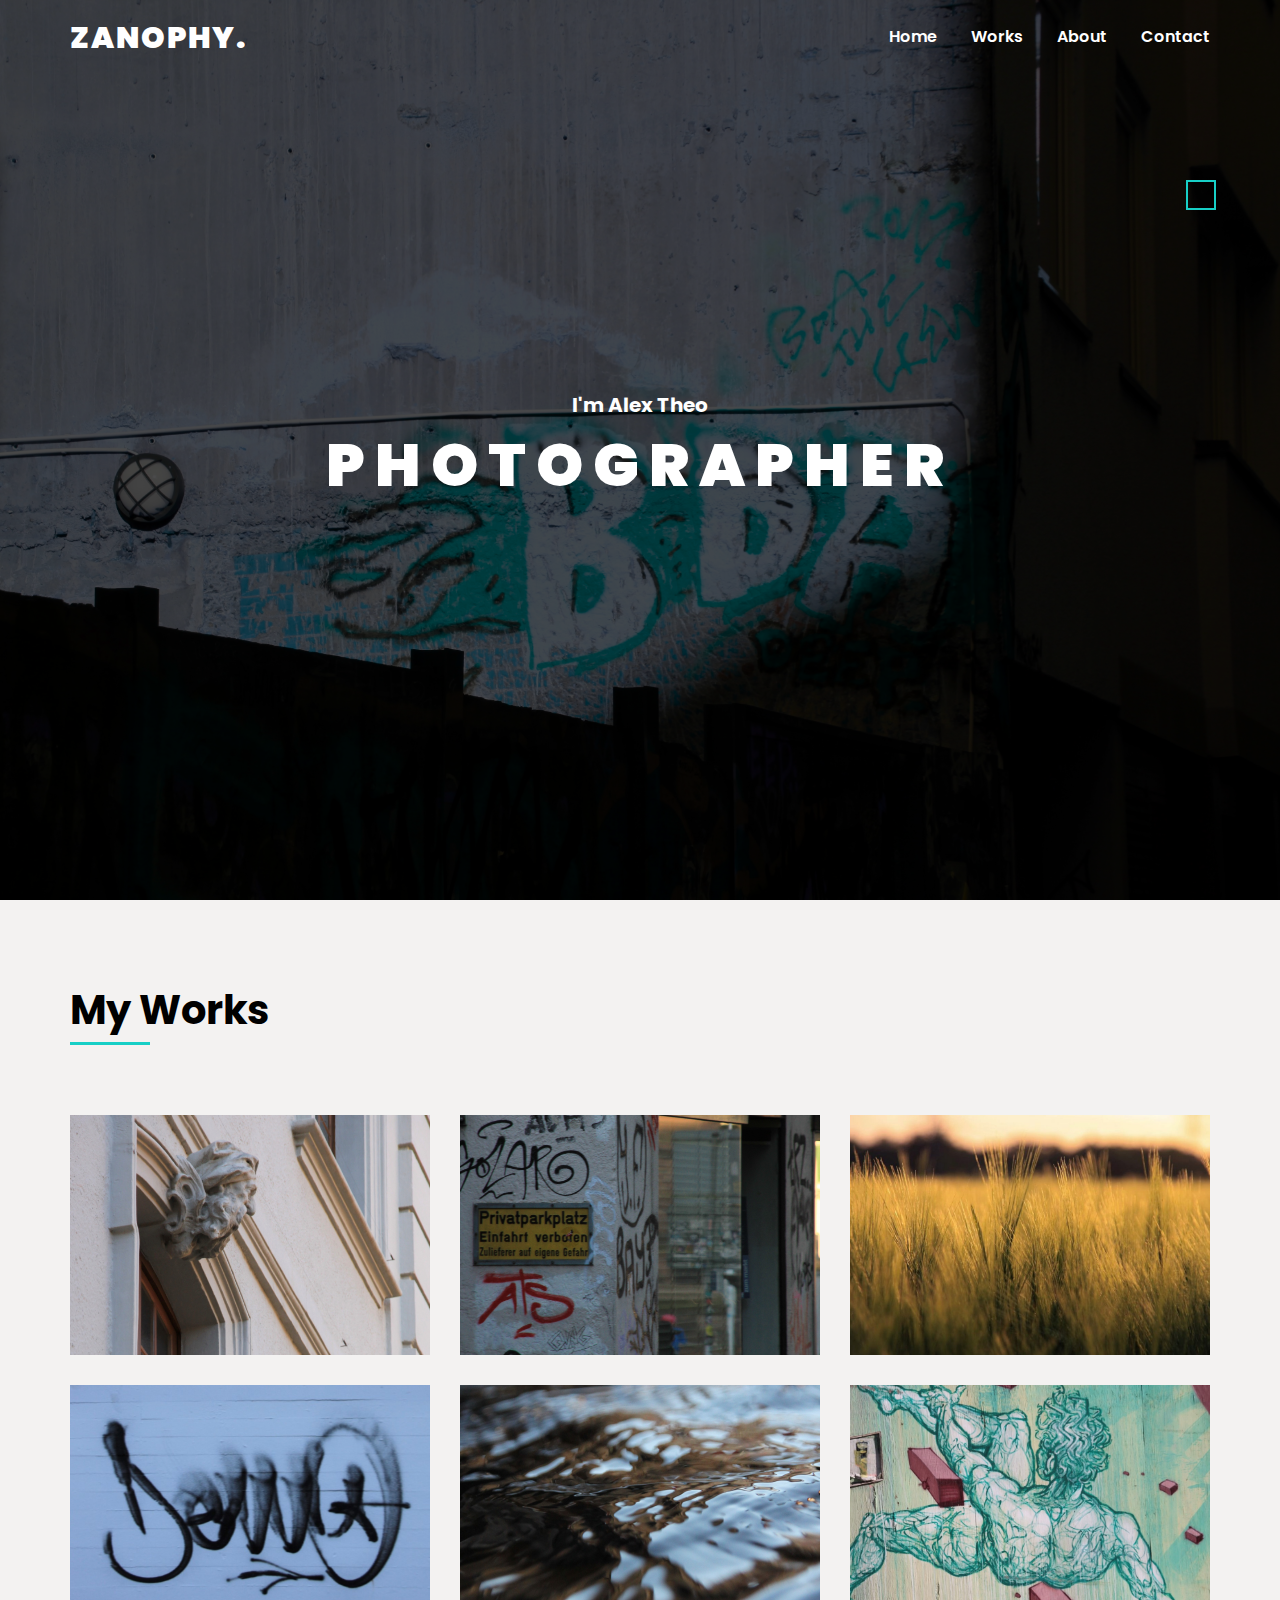
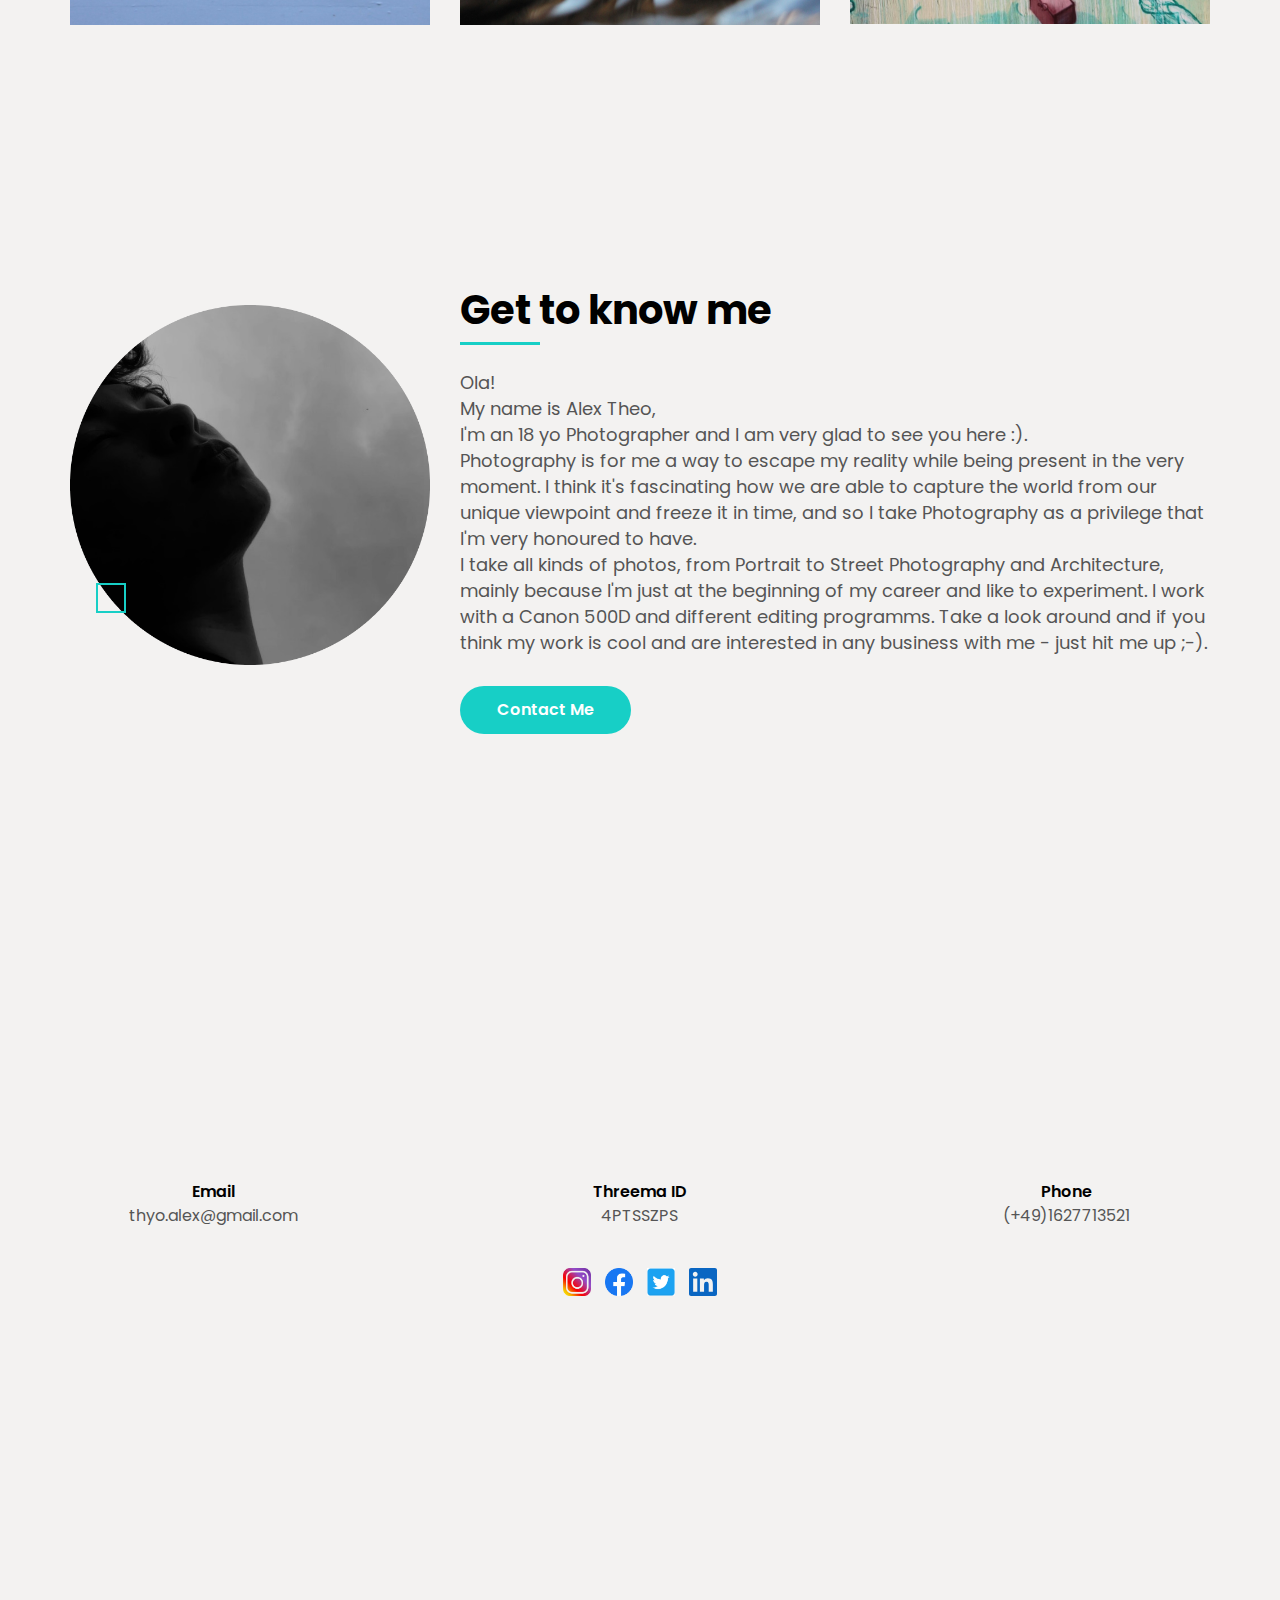
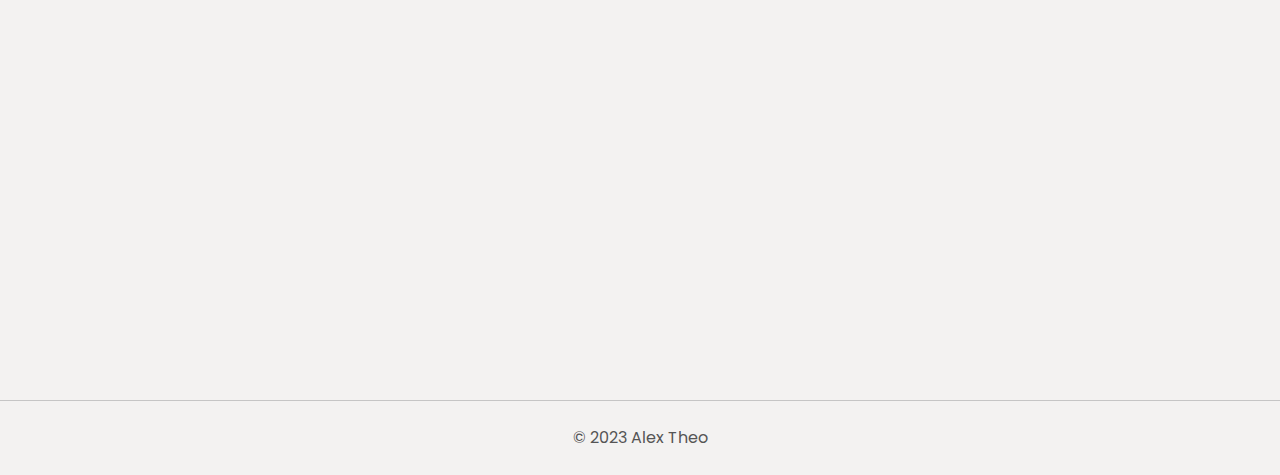
<file: index.html>
<!DOCTYPE html>
<html>
<head>
	<title>ZANOPHY</title>
	<meta name="viewport" content="width=device-width,initial-scale=1.0">
	<link rel = "stylesheet" type="text/css" href = "style.css">
</head>
<body>

<!-- Preloader Start -->
<div class="preloader">
	<div class="loader">
	</div>
</div>
<!-- Preloader End-->


<!-- HEADER START-->
<header class="header">
	<div class = "container">
		<div class="row justify-content-between align-items-center">
			<div class="brand-name">
				<a href="index.html">zanophy.</a>
			</div>
		<div class="nav-toggle">
			<span></span>
		</div>
			<nav class="nav">
				<ul>
					<li><a href="#home">Home</a></li>
					<li><a href="#works">Works</a></li>
					<li><a href="#about">About</a></li>
					<li><a href="#contact">Contact</a></li>
				</ul>
			</nav>
		</div>
	</div>
</header>
<!-- HEADER END -->

<!-- Home Section Start -->
<section class="home-section" id="home">
	<!-- shape -->
	<div class= "shape-01">
	</div>
	<div class="container">
		<div class="row align-items-center">
			<div class="home-content">
				<h4>I'm Alex Theo</h4>
				<h1>Photographer</h1>
			</div>
		</div>
	</div>
	<!-- scroll down -->
	<a href="#about" class="scroll-down">
		<img src = "icons/arrowdown.png" alt="scroll down"/>
	</a>
</section>
<!-- Home Section End -->


<!-- Work Section Start -->
<section class="work-section" id="works">
	<div class="container">
		<div class="row">
			<div class="section-title">
				<h1> My Works </h1>
			</div>
		</div>
		<div class="row">
			<!-- Work Item Start -->
			<div class="work-item">
				<div class="work-item-inner">
					<img src="images/architecture.jpg" data-large="images/architecture.jpg" alt="work">
					<div class="overlay">
						<h4>Architecture</h4>
					</div>
				</div>
			</div>
			<!-- Work Item End -->
			<!-- Work Item Start -->
			<div class="work-item">
				<div class="work-item-inner">
					<img src="images/street.JPG" data-large="images/street.JPG" alt="work">
					<div class="overlay">
						<h4>Street Photography</h4>
					</div>
				</div>
			</div>
			<!-- Work Item End -->
			<!-- Work Item Start -->
			<div class="work-item">
				<div class="work-item-inner">
					<img src="images/landscape.jpg" data-large="images/landscape.jpg" alt="work">
					<div class="overlay">
						<h4>Landscape</h4>
					</div>
				</div>
			</div>
			<!-- Work Item End -->
			<!-- Work Item Start -->
			<div class="work-item">
				<div class="work-item-inner">
					<img src="images/minimalistic.jpg" data-large="images/minimalistic.jpg" alt="work">
					<div class="overlay">
						<h4>Minimalistic</h4>
					</div>
				</div>
			</div>
			<!-- Work Item End -->
			<!-- Work Item Start -->
			<div class="work-item">
				<div class="work-item-inner">
					<img src="images/water.JPG" data-large="images/water.JPG" alt="work">
					<div class="overlay">
						<h4>Water Photography</h4>
					</div>
				</div>
			</div>
			<!-- Work Item End -->
			<!-- Work Item Start -->
			<div class="work-item">
				<div class="work-item-inner">
					<img src="images/abstract.jpg" data-large="images/abstract.jpg" alt="work">
					<div class="overlay">
						<h4>Abstract</h4>
					</div>
				</div>
			</div>
			<!-- Work Item End -->
		</div>
	</div>
</section>
<!-- Work Section End -->
<!-- About Section Start -->
<section class="about-section" id="about">
	<div class="container"> 
		<div class= "row">
			<div class="about-img">
				<div class="img-box">
					<div class="shape-02">
					</div>
					<img src="images/aboutme.png" alt="about me">
					</div>
			</div>
			<div class="about-content">
			   <div class="row">
				  <div class="section-title">
					<h1>Get to know me</h1>
				   </div>
		        </div>
				<p>Ola!</p>
				 <p>My name is Alex Theo,</p> <p>I'm an 18 yo Photographer and I am very glad to see you here :).</p>
				<p>Photography is for me a way to escape my reality while being present in the very moment. I think it's fascinating how we are able to capture the world from our unique viewpoint and freeze it in time, and so I take Photography as a privilege that I'm very honoured to have.</p>
				<p>I take all kinds of photos, from Portrait to Street Photography and Architecture, mainly because I'm just at the beginning of my career and like to experiment. I work with a Canon 500D and different editing programms.
				Take a look around and if you think my work is cool and are interested in any business with me - just hit me up ;-).</p>
				<!-- contact btn -->
				<a href="https://alexthyo.github.io/contactme/contactpage.html" class="btn btn-01">Contact Me</a>
			</div>
		</div>
	</div>
</section>
<!-- About Section End -->

<!-- Contact Section Start -->
<section class="contact-section" id="contact">
		<div class="row">
				<div class="contact-info">
					<div class="row">
						<!-- info item start -->
						<div class="info-item">
							<h5>Email</h5>
							<p>thyo.alex@gmail.com</p>
						</div>
						<!-- info item end -->
						<!-- info item start -->
						<div class="info-item">
							<h5>Threema ID</h5>
							<p>4PTSSZPS</p>
						</div>
						<!-- info item end -->
						<!-- info item start -->
						<div class="info-item">
							<h5>Phone</h5>
							<p>(+49)1627713521</p>
						</div>
						<!-- info item end -->
					</div>
				</div>
			</div>
			
			<div class="row">
				<div class="social-links">
					<a href="https://www.instagram.com/zanophy/"title="Instagram"><img src="icons/insta.png" alt="Instagram"></a>
					<a href="#"title="Facebook"><img src="icons/fb.png" alt="Facebook"></a>
					<a href="#"title="Twitter"><img src="icons/twitter.png" alt="Twitter"></a>
					<a href="#"title="LInkedIn"><img src="icons/linkedin.svg" alt="LinkedIn"></a>
				</div>
			</div>
</section>
<!-- Contact Section End -->
<!-- copyright text -->
 <p class="copyright">&copy; 2023 Alex Theo</p>
 
<!-- Lightbox Start-->
	<div class="lightbox">
		<div class="img-box">
			<div class="lightbox-close">&times;</div>
			<img src="images/abstract.jpg" class="lightbox-img" alt="img">
			<div class="lightbox-caption">
				<div class="lightbox-category">
					
				</div>
				<div class="lightbox-counter">
					
				</div>
			</div>
			<div class="lightbox-controls">
				<div class="prev">
					<img src="icons/left back.svg" alt="prev">
				</div>
				<div class="next">
					<img src="icons/next.svg" alt="next">
				</div>
			</div>
		</div>
	</div>
<!-- Lightbox End-->

<script src="../other tools/jquery.min.js"></script>
<script src="../other tools/main.js"></script>


</body>
</html>
</file>
<file: style.css>
@import url('https://fonts.googleapis.com/css2?family=Poppins:wght@100;200;300;400;600&display=swap');
body{
	margin:0;
	line-height: 1.5;
	background-color: #f3f2f1;
}
 body, 
 input,
 textarea,
 button{
	 font-family: 'Poppins', sans-serif;
	 font-weight: 400;
 }
*{
	box-sizing: border-box;
	margin:0;
}
.container{
	max-width: 1170px;
	margin: auto;
}
.row{
	display: flex;
	flex-wrap: wrap;
} 	
.align-items-center{
	align-items: center;
}
.justify-content-between{
	justify-content: space-between;
}
@keyframes ani01{
	0%{
		transform: rotate(0deg);
	}
	100%{
		transform: rotate(360deg);
	}
}
.section-title{
	flex: 0 0 100%;
	max-width: 100%;
	margin-bottom:60px;
	padding:0 15px;
}
.section-title h1{
	display: inline-block;
	font-size: 40px;
	color:black;
	font-weight: 700;
	margin:0;
	position: relative;
}
.section-title h1:before{
	content:'';
	box-sizing: border-box;
	position: absolute;
	left:0;
	bottom: -5px;
	width: 80px;
	height:3px;
	background-color: #17CFC6;
}
.btn-01{
	background-color:#17CFC6;
	color:#ffffff;
	border:2px solid transparent;
	padding:10px 35px;
	border-radius: 30px;
	line-height:1.5;
	cursor: pointer;
	text-decoration: none;
	font-size:16px;
	font-weight:600;
	display:inline-block;
	transition: all 0.5s ease;
}
.btn-01:hover{
	background-color: transparent;
	border-color: #17CFC6;
	color:#17CFC6;
}
.btn-01:focus{
	outline: none;
}
/* Preloader */
.preloader{
	position: fixed;
	left:0;
	top:0;
	right:0;
	bottom:0;
	background-color: #111111;
	z-index:1099;
	display: flex;
	align-items: center;
	justify-content: center;
	transition: all 0.6s ease;
}
.preloader.loaded{
	visibility: hidden;
	opacity:0;
	z-index: -99;
}
.preloader .loader{
	width: 30px;
	height:30px;
	border: 2px solid #17CFC6;
	border-right:2px solid transparent;
	border-radius: 50%;
	animation: ani01 2s linear infinite;
}



/* Header */
.header{
	position: absolute;
	left:0;
	top: 0;
	width: 100%;
	z-index:99;
	transition: all 0.5 ease;
}
.header.fixed{
	background-color: #ffffff;
	position: fixed;
}
.header .brand-name{
	padding: 0 15px;
}
.header .brand-name a{
	text-decoration: none;
	font-size: 30px;
	color: #ffffff;
	text-transform: uppercase;
	font-weight: 900;
	letter-spacing:2px;
	transition: all 0.5s ease;
}
.header.fixed .brand-name a{
	color:#000000;
}
.header .nav-toggle{
	height:34px;
	width: 40px;
	border: 1px solid #ffffff;
	border-radius: 3px;
	cursor: pointer;
	display:flex;
	align-items:center;
	justify-content: center;
	transition: all 0.5s ease;
	display: none;
}
.header.fixed .nav-toggle{
	border-color: #000000;
}
.header .nav-toggle span{
	height:1px;
	display: block;
	width:16px;
	background-color:#ffffff;
	position: relative;
	transition: all 0.5s ease;
}
.header .nav-toggle span:before,
.header .nav-toggle span:after{
	content:'';
	position:absolute;
	left:0;
	top:0;
	height:1px;
	width:100%;
	background-color:#ffffff;
	transition: all 0.5s ease;
}
.header.fixed .nav-toggle span,
.header.fixed .nav-toggle span:before,
.header.fixed .nav-toggle span:after{
	background-color: #000000;
}

.header .nav-toggle span:before{
	transform:translateY(-6px);
}
.header .nav-toggle span:after{
	transform:translateY(6px);
}
.header .brand-name a:hover{
	color:#17CFC6;
}
.header .nav{
	padding:0 15px;
}
.header .nav ul{
	list-style: none;
	margin: 0;
	padding: 0;
}
.header .nav ul li{
	display: inline-block;
	margin-left: 30px;
}
.header .nav ul li a{
	text-decoration: none;
	font-size: 16px;
	font-weight: 600;
	color: #ffffff;
	padding: 25px 0;
	display: block;
	transition: all 0.5s ease;	
}
.header.fixed .nav ul li a{
	color:#000000;
}
.header.fixed .nav ul li a:hover{}
.header .nav ul li a:hover{
	color:#17CFC6;
}	
/* home section */
.home-section{
	min-height: 100vh;
	background-image: url('images/background.jpg');
	background-size: cover;
	background-position: center;
	position: relative;
	z-index:1;
	padding: 10 15px;
}
.home-section:before{
	content: '';
	position: absolute;
	box-sizing: border-box;
	left:0;
	top:0;
	right:0;
	bottom:0;
	background-color: #000000;
	opacity:0.7;
	z-index:-1;
}
.home-section .shape-01{
	position: absolute;
	height: 30px;
	width: 30px;
	border: 2px solid #17CFC6;
	right: 5%;
	top: 20%;
	animation: ani01 5s linear infinite;
}
.home-section .row{
	min-height: 100vh;
}
.home-section .home-content{
	/*background-color: #17CFC6;*/
	flex:0 0 100%;
	max-width: 100%;
	text-align: center;
}
.home-section .home-content h4{
	font-size:20px;
	color:#ffffff;
	margin:0;
}
.home-section .home-content h1{
	font-size:60px;
	color:#ffffff;
	margin:0;
	text-transform: uppercase;
	font-weight: 900;
	letter-spacing: 10px;
}
.home-section .scroll-down{
	position: absolute;
	left: 50%;
	bottom: 30px;
	height: 30px;
	width: 30px;
	margin-left: -15px;
	animation:scrollDown 2s ease infinite;
}
@keyframes scrollDown{
   0%,20%,50%,80%,100%{
   	transform: translateY(0);
   }
   40%{
   	transform: translateY(-30px);
   }
   60%{
   	transform: translateY(-15px);
   }
}
.home-section .scroll-down img{
	width: 25px;
	display: block;
	margin: 2px auto;
}
/* about section */
.about-section{
	min-height: 100vh;
	padding:80px 0 0;
}
.about-section .about-img{
	flex:0 0 33.33%;
	max-width: 33.33%;
	padding:0 15px;
	margin-top: 25px
}
.about-section .about-img .img-box{
	position: relative;
}
.about-section .about-img .img-box .shape-02{
	position: absolute;
	height: 30px;
	width: 30px;
	border: 2px solid #17CFC6;
	left: 26px;
	top: 278px;
	animation: ani01 5s linear infinite;
}
.about-section .about-img .img-box img{
	width: 100%;
	display: block;
}
.about-section .about-content{
	flex:0 0 66.66%;
	max-width: 66.66%;
	padding:0 15px;
}
.about-section .section-title{
	margin-bottom: 30px;
	padding:0;
}
.about-section .about-content p{
	font-size: 18px;
	color: #555555;
	line-height: 26px;
	margin:o;
}
.about-section .about-content .btn{
	margin-top:30px;
}

/* Work Section */
.work-section{
	min-height: 100vh;
	padding:80px 0 0;
}
.work-section .work-item{
	flex: 0 0 33.33%;
	max-width: 33.33%;
	padding:15px;
}
.work-section .work-item-inner img{
	width:100%;
	display: block;
	transform: scale(1.1);
	transition: all 0.5s ease;
}
.work-section .work-item-inner:hover img{
	filter: grayscale:(100%);
	transform: scale(1);
}
.work-section .work-item-inner{
	position: relative;
	cursor: pointer;
	overflow:hidden;
}
.work-section .work-item-inner .overlay{
	position: absolute;
	left:0;
	top:0;
	height:100%;
	width:100%;
	padding:15px;
	display: flex;
	align-items: flex-end;
	transition: all 0.5s ease;
	background-color: rgba(0,0,0,0.6);
	opacity:0;
}
.work-section .work-item-inner:hover .overlay{
	opacity:1;
}
.work-section .work-item-inner .overlay h4{
	color:#ffffff;
	font-size: 20px;
	margin:0;
	transform: translateX(30px);
	transition: all 0.5s ease;
}
.work-section .work-item-inner:hover .overlay h4{
	transform: translateX(0);
}
/* lightbox */
.lightbox{
	position: fixed;
	z-index: 1099;
	left:0;
	top:0;
	right:0;
	bottom:0;
	background-color: rgba(0,0,0,0.7);
	display: flex;
	align-items: center;
	justify-content: center;
	cursor:arrow;
	display: none;
}
.lightbox.open{
	display:flex;
}
.lightbox .lightbox-img{
	display: flex;
	width: auto;
	height: auto;
	max-width: 100%;
	padding:40px 0;
}
.lightbox .img-box{
	position: relative;
	cursor: auto;
}
.lightbox .lightbox-close{
	height:30px;
	width:30px;
	display: block;
	position: absolute;
	right: 0;
	top:10px;
	font-size: 30px;
	color:#ffffff;
	text-align: center;
	line-height:26px;
	cursor: pointer;
}
.lightbox .lightbox-caption{
	color:#ffffff;
	font-size: 16px;
	font-weight: 600;
	position: absolute;
	left:0;
	bottom: 10px;
	display: flex;
	justify-content: space-between;
	width: 100%;
	
}
.lightbox .lightbox-caption .lightbox-category{
	padding-right:50px;
}
.lightbox .lightbox-controls .prev,
.lightbox .lightbox-controls .next{
	position: absolute;
	height: calc(100% - 80px);
	top:40px;
	cursor:pointer;
	display:flex;
	align-items:center;
}
.lightbox .lightbox-controls .prev{
	left:0;
	width:50%;
	justify-content: flex-start;
	padding-left: 5px;
}
.lightbox .lightbox-controls .next{
	right:0;
	width:50%;
	justify-content: flex-end;
	padding-right: 5px;
}

.lightbox .lightbox-controls .prev img,
.lightbox .lightbox-controls .next img{
	width: 30px;
	height: 30px;	
	padding:5px;
	border-radius:2px;
	transition: all 0.5s;
}
.lightbox .lightbox-controls .prev:hover img,
.lightbox .lightbox-controls .next:hover img{
	background-color: rgba(0,0,0,0.5);
}

/* Contact Section */

.contact-section{
	min-height: 100vh;
	padding:80px 0 80px;
}
.contact-section .contact-img {
	flex: 0 0 100%;
	max-width: 100%;
	padding:  25px 300px;
}
.contact-section .contact-img .img-box {
	padding: 70px 0;
	background-image: url('images/abstract.jpg');
	background-size: cover;
	background-position: center;
}
.contact-section .section-title{
	text-align: center;
}
.contact-section .section-title h1{
	color: white;
}
.contact-section .section-title h1:before{
	left: 50%;
	margin-left: -40px;
}
.contact-section .contact-form{
	flex: 0 0 100%;
	max-width: 100%;
	padding: 0px 65px;
}
.contact-section .contact-form .form{
	padding: 55px 40px;
	margin-top: -150px;
	background-color: #f3f2f1;
}
.contact-section .contact-form label{
	color: #000000;
	font-weight:500;
	display: block;
	margin: 0 0 5px;
}
.contact-section .contact-form .form .input-group{
	flex: 0 0 100%;
	margin: auto;
	max-width: 100%;
	padding:0 15px;
	margin-bottom: 30px;
}
.contact-section .contact-form .form .input-group.left,
.contact-section .contact-form .form .input-group.right{
	flex: 0 0 50%;
	max-width: 50%;
}
.contact-section .contact-form .form .input-control{
	width:100%;
	height:45px;
	padding:6px 0px;
	color: #000000;
	font-size: 16px;
	background-color: transparent;
	border: none;
	border-bottom: 1px solid #cccccc;
}
.contact-section .contact-form .form .input-control:focus{
	outline: none;
}
.contact-section .contact-form .form textarea.input-control{
	height:140px;
	resize: none;
	padding-top: 12px;

}
.contact-section .contact-form .form .form-btn{
	text-align: center;
}

.contact-section .contact-info{
	flex:0 0 100%;
	max-width: 100%;
}
.contact-section .contact-info .info-item{
	flex:0 0 33.33%;
	max-width: 33.33%;
	text-align: center;
	padding:0 15px;
	margin-bottom: 40px;
}
.contact-section .contact-info .info-item h5{
	font-size: 16px;
	font-weight: 600;
	margin:0;
}
.contact-section .contact-info .info-item p{
	font-size: 16px;
	margin:0;
	color:#555555;
}
.contact-section .social-links{
	flex:0 0 100%;
	max-width: 100%;
	padding:0 15px;
	text-align: center;
}
.contact-section .social-links a{
	text-decoration: none;
	display: inline-block;
	margin:0 5px;
}
.contact-section .social-links a img{
	width: 28px;
	display:block;
	transition: all 0.5s ease;
}
.contact-section .social-links a:hover img{
	opacity:0.5;
}
	/* copyright */
	
.copyright{
	border-top: 1px solid #c5c5c5;
	padding:25px 15px;
	text-align: center;
	color:#555555;		
	font-size: 16px;
}


/* responsive */

@media(min-height: 768px){
	.header .nav{
		display: block!important;
	}
}
			
@media(max-width: 767px){
	.header{
		padding: 7px 0;
		position: fixed;
	}
	.header .nav-toggle{
		display: flex;
		margin-right: 15px;
	}
	.header .nav{
		flex:0 0 100%;
		max-width:100%;
		background-color: #ffffff;
		padding:0;
		display:none;
	}
	.header.fixed .nav{
		border-top:1px solid #cccccc;
	}
	.header .nav ul li{
		display: block;
		margin-right: 25px;
	}
	.header.fixed .nav ul li a,
	.header .nav ul li a{
		color:#000000;
		padding: 15px 0;
	}
	.home-section .home-content h1{
		font-size:40px;
	}
	.about-section .about-img{
		margin-bottom: 30px;
	}
	.about-section .about-content,
	.about-section .about-img{
		flex:0 0 100%;
		max-width: 100%;
	}
	.work-section .work-item,
	.service-section .service-item{
		flex: 0 0 50%;
		max-width: 50%;
	}
}

@media(max-width: 575px){
	.home-section .home-content h1{
		font-size:25px; 
		letter-spacing: 5px;
	}
	.contact-section .contact-info .info-item,
	.contact-section .contact-form .form .input-group.left, 
	.contact-section .contact-form .form .input-group.right,
	.work-section .work-item,
	.service-section .service-item{
		flex: 0 0 100%;
		max-width: 100%;
	}
	.contact-section .contact-form{
		padding: 0px 35px;
	}
	.contact-section .contact-form .form{
		padding: 55px 5px;
		
	}
}
</file>
